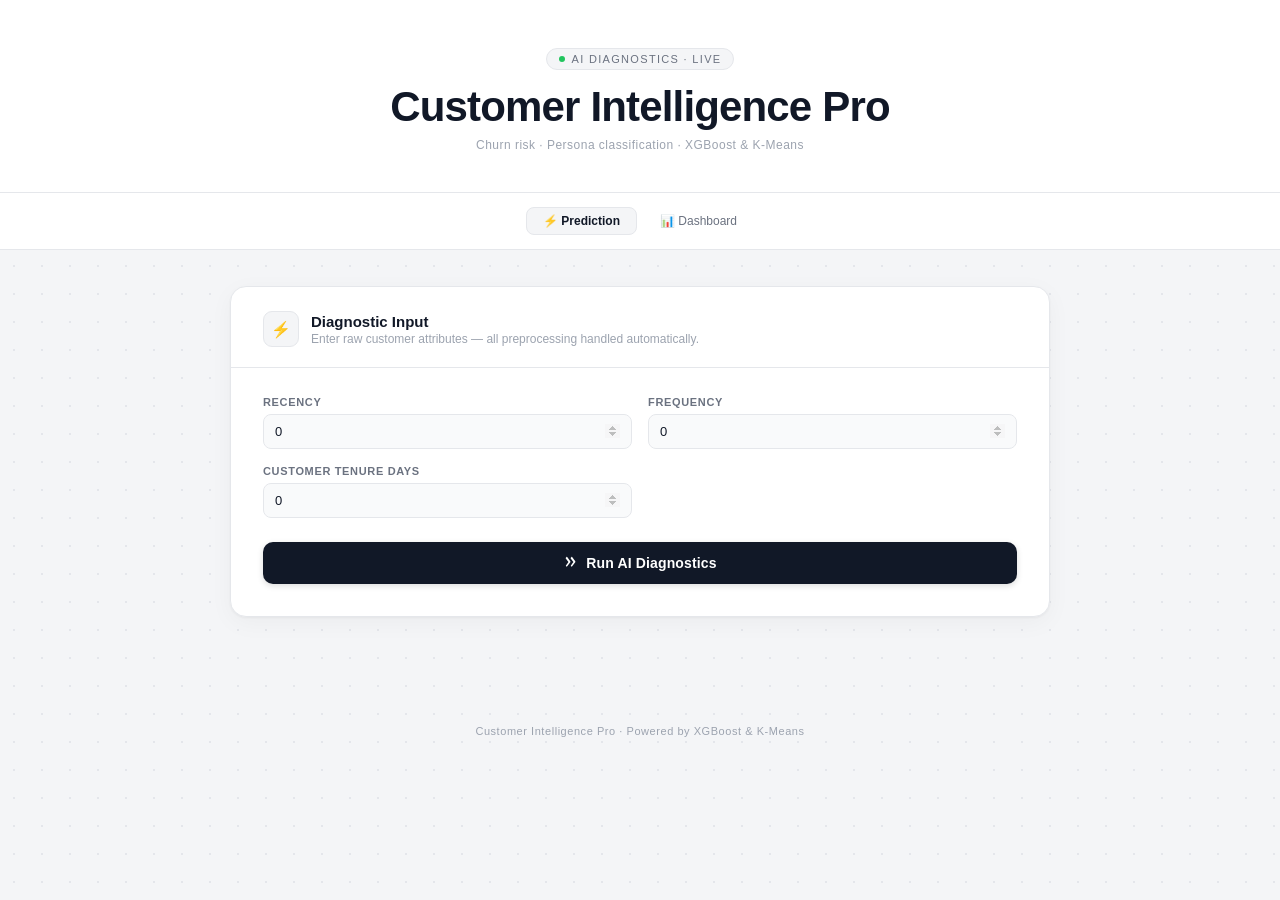
<file: templates/index.html>
<!DOCTYPE html>
<html lang="en">
<head>
  <meta charset="UTF-8" />
  <meta name="viewport" content="width=device-width, initial-scale=1.0" />
  <title>Customer Intelligence Pro | Prediction</title>
  <link rel="stylesheet" href="style.css">
</head>

<body>
  <header>
    <div class="eyebrow">
      <span class="eyebrow-dot"></span>
      AI Diagnostics · Live
    </div>
    <h1>Customer Intelligence Pro</h1>
    <p class="subtitle">Churn risk · Persona classification · XGBoost & K-Means</p>
  </header>

  <nav class="page-nav">
    <a href="index.html" class="active">⚡ Prediction</a>
    <a href="dashboard.html">📊 Dashboard</a>
  </nav>

  <main>
    <div class="card">
      <div class="card-header">
        <div class="card-header-icon">⚡</div>
        <div class="card-header-text">
          <h2>Diagnostic Input</h2>
          <p>Enter raw customer attributes — all preprocessing handled automatically.</p>
        </div>
      </div>

      <form id="analysis-form">
        <div id="fields"></div>
        <button type="submit" class="submit-btn">
          <svg class="btn-icon" viewBox="0 0 20 20" fill="currentColor" xmlns="http://www.w3.org/2000/svg">
            <path d="M11.3 1.047a1 1 0 01.897.447l4.1 5.5a1 1 0 010 1.212l-4.1 5.5a1 1 0 01-1.68-1.032l3.357-4.508-3.357-4.508a1 1 0 01.283-1.613zm-6.6 0a1 1 0 01.897.447l4.1 5.5a1 1 0 010 1.212l-4.1 5.5a1 1 0 01-1.68-1.032l3.357-4.508-3.357-4.508a1 1 0 01.283-1.613z"/>
          </svg>
          Run AI Diagnostics
        </button>
      </form>

      <section id="results-area" class="hidden">
        <div class="results-label">Prediction Results</div>

        <div id="combo-banner">
          <div class="combo-icon" id="combo-icon">💡</div>
          <div class="combo-text">
            <div class="combo-title" id="combo-title">Strategy</div>
            <div class="combo-strategy" id="combo-strategy-text">--</div>
          </div>
          <div class="combo-badge" id="combo-badge-el">--</div>
        </div>

        <div class="results-grid">
          <div class="result-card" id="churn-card">
            <div class="result-tag">Churn Risk</div>
            <div id="churn-badge">--</div>
            <div id="churn-val">--</div>
          </div>

          <div class="result-card" id="persona-card">
            <div class="result-tag">Persona</div>
            <div id="persona-val">--</div>
          </div>

          <div class="result-card">
            <div class="result-tag">Best Strategy</div>
            <div id="strategy-val" style="font-size:12px;font-weight:700;color:var(--text);">--</div>
          </div>
        </div>
      </section>
    </div>
  </main>

  <footer>Customer Intelligence Pro · Powered by XGBoost & K-Means</footer>

  <!-- Updated app.js for 4 personas -->
  <script src="app.js" defer></script>
</body>
</html>
</file>
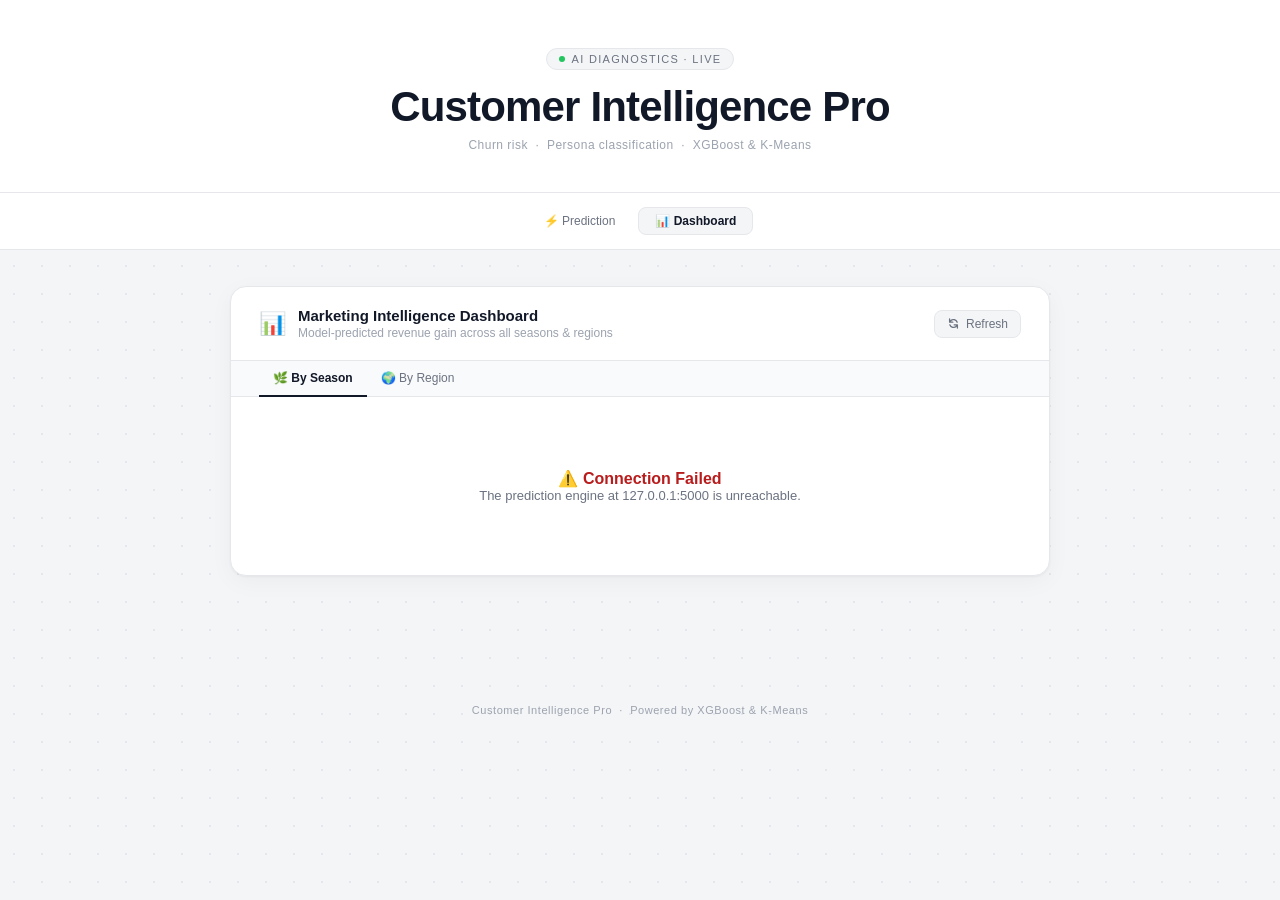
<file: templates/dashboard.html>
<!DOCTYPE html>
<html lang="en">
<head>
  <meta charset="UTF-8" />
  <meta name="viewport" content="width=device-width, initial-scale=1.0" />
  <title>Customer Intelligence Pro | Dashboard</title>
  <link rel="stylesheet" href="style.css">
</head>

<body>
  <header>
    <div class="eyebrow">
      <span class="eyebrow-dot"></span>
      AI Diagnostics · Live
    </div>
    <h1>Customer Intelligence Pro</h1>
    <p class="subtitle">Churn risk &nbsp;·&nbsp; Persona classification &nbsp;·&nbsp; XGBoost &amp; K-Means</p>
  </header>

  <nav class="page-nav">
    <a href="index.html">⚡ Prediction</a>
    <a href="dashboard.html" class="active">📊 Dashboard</a>
  </nav>

  <main>
    <div class="dash-block">
      <div class="dash-topbar">
        <div class="dash-topbar-left">
          <span class="dash-icon">📊</span>
          <div>
            <div class="dash-title">Marketing Intelligence Dashboard</div>
            <div class="dash-sub">Model-predicted revenue gain across all seasons &amp; regions</div>
          </div>
        </div>
        <button class="dash-refresh-btn" onclick="loadDashboard()">
          <svg viewBox="0 0 20 20" fill="currentColor" width="13" height="13">
            <path fill-rule="evenodd" d="M4 2a1 1 0 011 1v2.101a7.002 7.002 0 0111.601 2.566 1 1 0 11-1.885.666A5.002 5.002 0 005.999 7H9a1 1 0 010 2H4a1 1 0 01-1-1V3a1 1 0 011-1zm.008 9.057a1 1 0 011.276.61A5.002 5.002 0 0014.001 13H11a1 1 0 110-2h5a1 1 0 011 1v5a1 1 0 11-2 0v-2.101a7.002 7.002 0 01-11.601-2.566 1 1 0 01.61-1.276z" clip-rule="evenodd"/>
          </svg>
          Refresh
        </button>
      </div>

      <div class="dash-tabs">
        <button class="dash-tab active" onclick="switchTab('seasons', this)">🌿 By Season</button>
        <button class="dash-tab" onclick="switchTab('regions', this)">🌍 By Region</button>
      </div>

      <div id="dash-loading" class="dash-loading">
        <div class="dash-spinner"></div>
        <span>Loading dashboard data…</span>
      </div>

      <!-- SEASONS TAB -->
      <div id="dash-seasons" class="dash-panel hidden">
        <div class="dash-seasons-grid" id="seasons-grid"></div>
        <div id="annual-stat"></div>
      </div>

      <!-- REGIONS TAB -->
      <div id="dash-regions" class="dash-panel hidden">
        <div id="regions-list"></div>
      </div>
    </div>
  </main>

  <footer>Customer Intelligence Pro &nbsp;·&nbsp; Powered by XGBoost &amp; K-Means</footer>

  <script src="dashboard.js" defer></script>
</body>
</html>
</file>
<file: templates/style.css>
:root {
      --bg: #f4f5f7;
      --surface: #ffffff;
      --surface2: #f9fafb;
      --border: #e5e7eb;
      --border-focus: #9ca3af;
      --text: #111827;
      --muted: #6b7280;
      --muted2: #9ca3af;
      --font: -apple-system, BlinkMacSystemFont, "Segoe UI", Helvetica, Arial, sans-serif;
    }

    * { box-sizing: border-box; margin: 0; padding: 0; }

    body {
      font-family: var(--font);
      background: var(--bg);
      color: var(--text);
      min-height: 100vh;
      overflow-x: hidden;
      font-size: 14px;
    }

    body::before {
      content: '';
      position: fixed; inset: 0;
      background-image: radial-gradient(circle, #d1d5db 1px, transparent 1px);
      background-size: 28px 28px;
      pointer-events: none;
      opacity: 0.45;
      z-index: 0;
    }

    /* ── HEADER ── */
    header {
      position: relative; z-index: 10;
      padding: 48px 24px 40px;
      text-align: center;
      border-bottom: 1px solid var(--border);
      background: var(--surface);
    }

    .eyebrow {
      display: inline-flex;
      align-items: center;
      gap: 7px;
      font-size: 11px;
      font-weight: 500;
      letter-spacing: 0.12em;
      text-transform: uppercase;
      color: var(--muted);
      margin-bottom: 14px;
      background: var(--bg);
      border: 1px solid var(--border);
      border-radius: 100px;
      padding: 4px 12px;
    }

    .eyebrow-dot {
      width: 6px; height: 6px;
      border-radius: 50%;
      background: #22c55e;
      animation: blink 2.4s infinite;
    }

    @keyframes blink {
      0%, 100% { opacity: 1; }
      50% { opacity: 0.2; }
    }

    h1 {
      font-size: clamp(26px, 4vw, 42px);
      font-weight: 700;
      letter-spacing: -0.02em;
      color: var(--text);
      margin-bottom: 8px;
      line-height: 1.1;
    }

    .subtitle {
      font-size: 12px;
      color: var(--muted2);
      letter-spacing: 0.04em;
    }

    /* ── PAGE NAV ── */
    .page-nav {
      position: relative; z-index: 10;
      display: flex;
      justify-content: center;
      gap: 6px;
      padding: 14px 24px;
      background: var(--surface);
      border-bottom: 1px solid var(--border);
    }

    .page-nav a {
      display: inline-flex;
      align-items: center;
      gap: 6px;
      font-family: var(--font);
      font-size: 12px;
      font-weight: 500;
      color: var(--muted);
      text-decoration: none;
      padding: 6px 16px;
      border-radius: 8px;
      border: 1px solid transparent;
      transition: color 0.15s, background 0.15s, border-color 0.15s;
    }

    .page-nav a:hover {
      color: var(--text);
      background: var(--bg);
      border-color: var(--border);
    }

    .page-nav a.active {
      color: var(--text);
      background: var(--bg);
      border-color: var(--border);
      font-weight: 600;
    }

    /* ── MAIN ── */
    main {
      position: relative; z-index: 10;
      max-width: 860px;
      margin: 36px auto;
      padding: 0 20px 48px;
    }

    .card {
      background: var(--surface);
      border: 1px solid var(--border);
      border-radius: 16px;
      overflow: hidden;
      box-shadow: 0 1px 3px rgba(0,0,0,0.05), 0 6px 24px rgba(0,0,0,0.04);
    }

    .card-header {
      padding: 24px 32px 20px;
      border-bottom: 1px solid var(--border);
      display: flex; align-items: center; gap: 12px;
    }

    .card-header-icon {
      width: 36px; height: 36px;
      background: var(--bg);
      border: 1px solid var(--border);
      border-radius: 9px;
      display: flex; align-items: center; justify-content: center;
      font-size: 16px; flex-shrink: 0;
    }

    .card-header-text h2 {
      font-size: 15px;
      font-weight: 600;
      color: var(--text);
      margin-bottom: 2px;
    }

    .card-header-text p {
      font-size: 12px;
      color: var(--muted2);
    }

    /* ── FORM ── */
    form { padding: 28px 32px 32px; }

    #fields {
      display: grid;
      grid-template-columns: 1fr 1fr;
      gap: 16px;
      margin-bottom: 24px;
    }

    @media (max-width: 580px) {
      #fields { grid-template-columns: 1fr; }
      form, .card-header, #results-area { padding: 18px; }
    }

    .field-wrap label {
      display: block;
      font-size: 11px;
      font-weight: 600;
      letter-spacing: 0.06em;
      text-transform: uppercase;
      color: var(--muted);
      margin-bottom: 6px;
    }

    .field-wrap input,
    .field-wrap select {
      width: 100%;
      background: var(--surface2);
      border: 1px solid var(--border);
      border-radius: 8px;
      padding: 9px 11px;
      font-family: var(--font);
      font-size: 13px;
      color: var(--text);
      outline: none;
      transition: border-color 0.15s, box-shadow 0.15s;
      -webkit-appearance: none;
      appearance: none;
    }

    .field-wrap select {
      background-image: url("data:image/svg+xml,%3Csvg xmlns='http://www.w3.org/2000/svg' width='10' height='6' viewBox='0 0 10 6'%3E%3Cpath d='M1 1l4 4 4-4' stroke='%239ca3af' stroke-width='1.5' fill='none' stroke-linecap='round'/%3E%3C/svg%3E");
      background-repeat: no-repeat;
      background-position: right 11px center;
      padding-right: 30px;
      cursor: pointer;
    }

    .field-wrap input:focus,
    .field-wrap select:focus {
      border-color: #9ca3af;
      box-shadow: 0 0 0 3px rgba(107,114,128,0.09);
      background: #fff;
    }

    .field-wrap input:hover,
    .field-wrap select:hover { border-color: #c4c9d4; }

    .field-wrap input[type=number]::-webkit-inner-spin-button,
    .field-wrap input[type=number]::-webkit-outer-spin-button { opacity: 0.35; }

    /* ── BUTTON ── */
    .submit-btn {
      width: 100%;
      background: #111827;
      color: #fff;
      font-family: var(--font);
      font-size: 14px;
      font-weight: 600;
      letter-spacing: 0.01em;
      padding: 13px 24px;
      border: none;
      border-radius: 10px;
      cursor: pointer;
      display: flex; align-items: center; justify-content: center; gap: 8px;
      transition: transform 0.14s, box-shadow 0.14s, opacity 0.14s;
      box-shadow: 0 2px 6px rgba(0,0,0,0.14);
    }

    .submit-btn:hover:not(:disabled) {
      transform: translateY(-1px);
      box-shadow: 0 5px 16px rgba(0,0,0,0.2);
    }

    .submit-btn:active:not(:disabled) { transform: translateY(0); }
    .submit-btn:disabled { opacity: 0.45; cursor: not-allowed; }
    .btn-icon { width: 15px; height: 15px; flex-shrink: 0; }

    /* ── RESULTS ── */
    #results-area {
      border-top: 1px solid var(--border);
      padding: 28px 32px 32px;
      background: var(--surface2);
      transition: background 0.4s;
    }

    #results-area.hidden { display: none; }

    .results-label {
      font-size: 10px;
      font-weight: 600;
      letter-spacing: 0.14em;
      text-transform: uppercase;
      color: var(--muted2);
      margin-bottom: 16px;
      display: flex; align-items: center; gap: 10px;
    }

    .results-label::after {
      content: ''; flex: 1; height: 1px; background: var(--border);
    }

    /* ── COMBO BANNER ── */
    #combo-banner {
      display: none;
      align-items: center;
      gap: 10px;
      padding: 12px 16px;
      border-radius: 10px;
      border: 1px solid var(--border);
      background: var(--surface);
      margin-bottom: 16px;
      transition: background 0.4s, border-color 0.4s;
    }

    #combo-banner.visible { display: flex; animation: fadeUp 0.35s ease both; }

    .combo-icon { font-size: 22px; flex-shrink: 0; }

    .combo-text { flex: 1; }
    .combo-title {
      font-size: 13px;
      font-weight: 600;
      color: var(--text);
      margin-bottom: 2px;
    }
    .combo-strategy {
      font-size: 12px;
      color: var(--muted);
      line-height: 1.5;
    }

    .combo-badge {
      font-size: 11px;
      font-weight: 600;
      padding: 3px 10px;
      border-radius: 100px;
      white-space: nowrap;
      flex-shrink: 0;
    }

    /* ── RESULT CARDS GRID ── */
    .results-grid {
      display: grid;
      grid-template-columns: repeat(3, 1fr);
      gap: 12px;
    }

    @media (max-width: 580px) { .results-grid { grid-template-columns: 1fr; } }

    .result-card {
      border-radius: 12px;
      padding: 20px 16px;
      border: 1.5px solid var(--border);
      text-align: center;
      background: var(--surface);
      animation: fadeUp 0.4s ease both;
      transition: border-color 0.4s, background 0.4s, box-shadow 0.4s;
    }

    .result-card:nth-child(2) { animation-delay: 0.06s; }
    .result-card:nth-child(3) { animation-delay: 0.12s; }

    @keyframes fadeUp {
      from { opacity: 0; transform: translateY(12px); }
      to   { opacity: 1; transform: translateY(0); }
    }

    .result-tag {
      font-size: 10px;
      font-weight: 600;
      letter-spacing: 0.1em;
      text-transform: uppercase;
      color: var(--muted2);
      margin-bottom: 10px;
    }

    #churn-badge {
      display: inline-block;
      font-size: 11px;
      font-weight: 600;
      padding: 3px 10px;
      border-radius: 100px;
      background: #f3f4f6;
      color: var(--muted);
      transition: background 0.4s, color 0.4s;
      margin-bottom: 6px;
    }

    #churn-val {
      font-size: 15px;
      font-weight: 700;
      color: var(--text);
      line-height: 1.3;
      transition: color 0.4s;
    }

    #persona-val {
      font-size: 14px;
      font-weight: 700;
      color: var(--text);
      line-height: 1.35;
    }

    /* Persona card — tinted per persona */
    #persona-card { transition: background 0.4s, border-color 0.4s; }

    /* Persona 0: Active Loyal — blue */
    .persona-0 #persona-card { background: #eff6ff; border-color: #93c5fd; }
    .persona-0 #persona-val  { color: #1d4ed8; }

    /* Persona 1: At-Risk / Hibernating — slate */
    .persona-1 #persona-card { background: #f8fafc; border-color: #94a3b8; }
    .persona-1 #persona-val  { color: #475569; }

    /* Persona 2: Recent Explorer / Newbie — violet */
    .persona-2 #persona-card { background: #f5f3ff; border-color: #c4b5fd; }
    .persona-2 #persona-val  { color: #6d28d9; }

    /* Persona 3: Loyal High-Spender — amber/gold */
    .persona-3 #persona-card { background: #fffbeb; border-color: #fcd34d; }
    .persona-3 #persona-val  { color: #b45309; }

    /* ── 16-COMBO THEMES ─────────────────────────────────────────────────────
       Persona 0 = Active Loyal        →  churn 0–3: red / indigo / cyan / orange
       Persona 1 = At-Risk/Hibernating →  churn 0–3: crimson / lime / slate / yellow
       Persona 2 = Recent Explorer     →  churn 0–3: rose / sky / violet / amber
       Persona 3 = Loyal High-Spender  →  churn 0–3: deep red / emerald / teal / gold
    ── */

    /* 0,0  Active Loyal + Critical  — red */
    #results-area.combo-0-0 { background:#fff1f2; }
    #results-area.combo-0-0 .result-card, #results-area.combo-0-0 #combo-banner { background:#fff1f2; border-color:#fca5a5; }
    #results-area.combo-0-0 #churn-val, #results-area.combo-0-0 #persona-val, #results-area.combo-0-0 .combo-title { color:#b91c1c; }
    #results-area.combo-0-0 #churn-badge, #results-area.combo-0-0 .combo-badge { background:#fee2e2; color:#b91c1c; }

    /* 0,1  Active Loyal + Low       — indigo */
    #results-area.combo-0-1 { background:#eef2ff; }
    #results-area.combo-0-1 .result-card, #results-area.combo-0-1 #combo-banner { background:#eef2ff; border-color:#a5b4fc; }
    #results-area.combo-0-1 #churn-val, #results-area.combo-0-1 #persona-val, #results-area.combo-0-1 .combo-title { color:#3730a3; }
    #results-area.combo-0-1 #churn-badge, #results-area.combo-0-1 .combo-badge { background:#e0e7ff; color:#3730a3; }

    /* 0,2  Active Loyal + Medium    — cyan */
    #results-area.combo-0-2 { background:#ecfeff; }
    #results-area.combo-0-2 .result-card, #results-area.combo-0-2 #combo-banner { background:#ecfeff; border-color:#67e8f9; }
    #results-area.combo-0-2 #churn-val, #results-area.combo-0-2 #persona-val, #results-area.combo-0-2 .combo-title { color:#0e7490; }
    #results-area.combo-0-2 #churn-badge, #results-area.combo-0-2 .combo-badge { background:#cffafe; color:#0e7490; }

    /* 0,3  Active Loyal + High      — orange */
    #results-area.combo-0-3 { background:#fff7ed; }
    #results-area.combo-0-3 .result-card, #results-area.combo-0-3 #combo-banner { background:#fff7ed; border-color:#fb923c; }
    #results-area.combo-0-3 #churn-val, #results-area.combo-0-3 #persona-val, #results-area.combo-0-3 .combo-title { color:#c2410c; }
    #results-area.combo-0-3 #churn-badge, #results-area.combo-0-3 .combo-badge { background:#ffedd5; color:#c2410c; }

    /* 1,0  At-Risk + Critical — crimson */
    #results-area.combo-1-0 { background:#fff0f0; }
    #results-area.combo-1-0 .result-card, #results-area.combo-1-0 #combo-banner { background:#fff0f0; border-color:#ef4444; }
    #results-area.combo-1-0 #churn-val, #results-area.combo-1-0 #persona-val, #results-area.combo-1-0 .combo-title { color:#7f1d1d; }
    #results-area.combo-1-0 #churn-badge, #results-area.combo-1-0 .combo-badge { background:#fee2e2; color:#7f1d1d; }

    /* 1,1  At-Risk + Low     — lime */
    #results-area.combo-1-1 { background:#f7fee7; }
    #results-area.combo-1-1 .result-card, #results-area.combo-1-1 #combo-banner { background:#f7fee7; border-color:#a3e635; }
    #results-area.combo-1-1 #churn-val, #results-area.combo-1-1 #persona-val, #results-area.combo-1-1 .combo-title { color:#3f6212; }
    #results-area.combo-1-1 #churn-badge, #results-area.combo-1-1 .combo-badge { background:#ecfccb; color:#3f6212; }

    /* 1,2  At-Risk + Medium  — slate */
    #results-area.combo-1-2 { background:#f1f5f9; }
    #results-area.combo-1-2 .result-card, #results-area.combo-1-2 #combo-banner { background:#f1f5f9; border-color:#94a3b8; }
    #results-area.combo-1-2 #churn-val, #results-area.combo-1-2 #persona-val, #results-area.combo-1-2 .combo-title { color:#334155; }
    #results-area.combo-1-2 #churn-badge, #results-area.combo-1-2 .combo-badge { background:#e2e8f0; color:#334155; }

    /* 1,3  At-Risk + High    — yellow */
    #results-area.combo-1-3 { background:#fefce8; }
    #results-area.combo-1-3 .result-card, #results-area.combo-1-3 #combo-banner { background:#fefce8; border-color:#facc15; }
    #results-area.combo-1-3 #churn-val, #results-area.combo-1-3 #persona-val, #results-area.combo-1-3 .combo-title { color:#854d0e; }
    #results-area.combo-1-3 #churn-badge, #results-area.combo-1-3 .combo-badge { background:#fef9c3; color:#854d0e; }

    /* 2,0  Explorer + Critical — rose */
    #results-area.combo-2-0 { background:#fff1f6; }
    #results-area.combo-2-0 .result-card, #results-area.combo-2-0 #combo-banner { background:#fff1f6; border-color:#f9a8d4; }
    #results-area.combo-2-0 #churn-val, #results-area.combo-2-0 #persona-val, #results-area.combo-2-0 .combo-title { color:#9d174d; }
    #results-area.combo-2-0 #churn-badge, #results-area.combo-2-0 .combo-badge { background:#fce7f3; color:#9d174d; }

    /* 2,1  Explorer + Low    — sky blue */
    #results-area.combo-2-1 { background:#f0f9ff; }
    #results-area.combo-2-1 .result-card, #results-area.combo-2-1 #combo-banner { background:#f0f9ff; border-color:#7dd3fc; }
    #results-area.combo-2-1 #churn-val, #results-area.combo-2-1 #persona-val, #results-area.combo-2-1 .combo-title { color:#0369a1; }
    #results-area.combo-2-1 #churn-badge, #results-area.combo-2-1 .combo-badge { background:#e0f2fe; color:#0369a1; }

    /* 2,2  Explorer + Medium — violet */
    #results-area.combo-2-2 { background:#f5f3ff; }
    #results-area.combo-2-2 .result-card, #results-area.combo-2-2 #combo-banner { background:#f5f3ff; border-color:#c4b5fd; }
    #results-area.combo-2-2 #churn-val, #results-area.combo-2-2 #persona-val, #results-area.combo-2-2 .combo-title { color:#5b21b6; }
    #results-area.combo-2-2 #churn-badge, #results-area.combo-2-2 .combo-badge { background:#ede9fe; color:#5b21b6; }

    /* 2,3  Explorer + High   — amber */
    #results-area.combo-2-3 { background:#fffbeb; }
    #results-area.combo-2-3 .result-card, #results-area.combo-2-3 #combo-banner { background:#fffbeb; border-color:#fcd34d; }
    #results-area.combo-2-3 #churn-val, #results-area.combo-2-3 #persona-val, #results-area.combo-2-3 .combo-title { color:#b45309; }
    #results-area.combo-2-3 #churn-badge, #results-area.combo-2-3 .combo-badge { background:#fef3c7; color:#b45309; }

    /* 3,0  High-Spender + Critical — deep red */
    #results-area.combo-3-0 { background:#fdf2f2; }
    #results-area.combo-3-0 .result-card, #results-area.combo-3-0 #combo-banner { background:#fdf2f2; border-color:#fca5a5; }
    #results-area.combo-3-0 #churn-val, #results-area.combo-3-0 #persona-val, #results-area.combo-3-0 .combo-title { color:#991b1b; }
    #results-area.combo-3-0 #churn-badge, #results-area.combo-3-0 .combo-badge { background:#fee2e2; color:#991b1b; }

    /* 3,1  High-Spender + Low — emerald */
    #results-area.combo-3-1 { background:#f0fdf4; }
    #results-area.combo-3-1 .result-card, #results-area.combo-3-1 #combo-banner { background:#f0fdf4; border-color:#86efac; }
    #results-area.combo-3-1 #churn-val, #results-area.combo-3-1 #persona-val, #results-area.combo-3-1 .combo-title { color:#15803d; }
    #results-area.combo-3-1 #churn-badge, #results-area.combo-3-1 .combo-badge { background:#dcfce7; color:#15803d; }

    /* 3,2  High-Spender + Medium — teal */
    #results-area.combo-3-2 { background:#f0fdfa; }
    #results-area.combo-3-2 .result-card, #results-area.combo-3-2 #combo-banner { background:#f0fdfa; border-color:#5eead4; }
    #results-area.combo-3-2 #churn-val, #results-area.combo-3-2 #persona-val, #results-area.combo-3-2 .combo-title { color:#0f766e; }
    #results-area.combo-3-2 #churn-badge, #results-area.combo-3-2 .combo-badge { background:#ccfbf1; color:#0f766e; }

    /* 3,3  High-Spender + High — gold */
    #results-area.combo-3-3 { background:#fefce8; }
    #results-area.combo-3-3 .result-card, #results-area.combo-3-3 #combo-banner { background:#fefce8; border-color:#f59e0b; }
    #results-area.combo-3-3 #churn-val, #results-area.combo-3-3 #persona-val, #results-area.combo-3-3 .combo-title { color:#92400e; }
    #results-area.combo-3-3 #churn-badge, #results-area.combo-3-3 .combo-badge { background:#fef3c7; color:#92400e; }

    /* ── FOOTER ── */
    footer {
      position: relative; z-index: 10;
      text-align: center;
      padding: 24px;
      font-size: 11px;
      color: var(--muted2);
      letter-spacing: 0.05em;
    }
    /* ══════════════════════════════════════════════
       MARKETING INTELLIGENCE DASHBOARD
    ══════════════════════════════════════════════ */

    .dash-block {
      background: var(--surface);
      border: 1px solid var(--border);
      border-radius: 16px;
      overflow: hidden;
      box-shadow: 0 1px 3px rgba(0,0,0,0.05), 0 6px 24px rgba(0,0,0,0.04);
      margin-bottom: 20px;
    }

    .dash-topbar {
      padding: 20px 28px;
      border-bottom: 1px solid var(--border);
      display: flex;
      align-items: center;
      justify-content: space-between;
      gap: 12px;
    }

    .dash-topbar-left {
      display: flex;
      align-items: center;
      gap: 12px;
    }

    .dash-icon { font-size: 22px; }

    .dash-title {
      font-size: 15px;
      font-weight: 600;
      color: var(--text);
      margin-bottom: 2px;
    }

    .dash-sub {
      font-size: 12px;
      color: var(--muted2);
    }

    .dash-refresh-btn {
      display: inline-flex;
      align-items: center;
      gap: 6px;
      font-family: var(--font);
      font-size: 12px;
      font-weight: 500;
      color: var(--muted);
      background: var(--bg);
      border: 1px solid var(--border);
      border-radius: 8px;
      padding: 6px 12px;
      cursor: pointer;
      transition: color 0.15s, border-color 0.15s, box-shadow 0.15s;
      flex-shrink: 0;
    }

    .dash-refresh-btn:hover {
      color: var(--text);
      border-color: var(--border-focus);
      box-shadow: 0 0 0 3px rgba(107,114,128,0.07);
    }

    /* ── TABS ── */
    .dash-tabs {
      display: flex;
      gap: 0;
      border-bottom: 1px solid var(--border);
      padding: 0 28px;
      background: var(--surface2);
    }

    .dash-tab {
      font-family: var(--font);
      font-size: 12px;
      font-weight: 500;
      color: var(--muted);
      background: none;
      border: none;
      border-bottom: 2px solid transparent;
      padding: 10px 14px;
      cursor: pointer;
      transition: color 0.15s, border-color 0.15s;
      margin-bottom: -1px;
    }

    .dash-tab.active {
      color: var(--text);
      border-bottom-color: #111827;
      font-weight: 600;
    }

    .dash-tab:hover:not(.active) { color: var(--text); }

    /* ── LOADING ── */
    .dash-loading {
      display: flex;
      align-items: center;
      justify-content: center;
      gap: 10px;
      padding: 40px;
      font-size: 13px;
      color: var(--muted);
    }

    .dash-spinner {
      width: 18px;
      height: 18px;
      border: 2px solid var(--border);
      border-top-color: #6b7280;
      border-radius: 50%;
      animation: spin 0.75s linear infinite;
    }

    @keyframes spin { to { transform: rotate(360deg); } }

    /* ── PANELS ── */
    .dash-panel { padding: 24px 28px; }
    .dash-panel.hidden { display: none; }

    /* ── SEASONS GRID ── */
    .dash-seasons-grid {
      display: grid;
      grid-template-columns: repeat(2, 1fr);
      gap: 16px;
    }

    @media (max-width: 640px) {
      .dash-seasons-grid { grid-template-columns: 1fr; }
      .dash-topbar { padding: 16px 18px; }
      .dash-panel { padding: 16px 18px; }
    }

    .season-card {
      border: 1px solid var(--border);
      border-radius: 12px;
      overflow: hidden;
      animation: fadeUp 0.35s ease both;
    }

    .season-card:nth-child(2) { animation-delay: 0.06s; }
    .season-card:nth-child(3) { animation-delay: 0.12s; }
    .season-card:nth-child(4) { animation-delay: 0.18s; }

    .season-card-header {
      padding: 12px 16px;
      display: flex;
      align-items: center;
      justify-content: space-between;
      border-bottom: 1px solid var(--border);
    }

    .season-name {
      font-size: 13px;
      font-weight: 700;
      display: flex;
      align-items: center;
      gap: 6px;
    }

    .season-totals {
      text-align: right;
    }

    .season-total-label {
      font-size: 10px;
      color: var(--muted2);
      letter-spacing: 0.06em;
      text-transform: uppercase;
    }

    .season-total-val {
      font-size: 13px;
      font-weight: 700;
      color: var(--text);
    }

    .season-annual {
      font-size: 10px;
      color: var(--muted);
    }

    .season-regions {
      padding: 8px 0;
    }

    .season-region-row {
      display: flex;
      align-items: center;
      padding: 8px 16px;
      gap: 10px;
      transition: background 0.12s;
    }

    .season-region-row:hover { background: var(--surface2); }

    .region-rank {
      font-size: 10px;
      font-weight: 700;
      color: var(--muted2);
      width: 16px;
      flex-shrink: 0;
      text-align: center;
    }

    .region-rank.gold   { color: #d97706; }
    .region-rank.silver { color: #6b7280; }
    .region-rank.bronze { color: #92400e; }

    .region-name-dash {
      font-size: 12px;
      font-weight: 500;
      color: var(--text);
      flex: 1;
    }

    .region-bar-wrap {
      flex: 1;
      height: 4px;
      background: var(--border);
      border-radius: 2px;
      overflow: hidden;
    }

    .region-bar {
      height: 100%;
      border-radius: 2px;
      background: #111827;
      transition: width 0.5s ease;
    }

    .region-gain {
      font-size: 11px;
      font-weight: 600;
      color: var(--text);
      white-space: nowrap;
      min-width: 52px;
      text-align: right;
    }

    /* Season color accents */
    .season-autumn .season-card-header { background: #fff7ed; }
    .season-autumn .season-name        { color: #c2410c; }
    .season-autumn .region-bar         { background: #f97316; }

    .season-winter .season-card-header { background: #eff6ff; }
    .season-winter .season-name        { color: #1d4ed8; }
    .season-winter .region-bar         { background: #3b82f6; }

    .season-spring .season-card-header { background: #f0fdf4; }
    .season-spring .season-name        { color: #15803d; }
    .season-spring .region-bar         { background: #22c55e; }

    .season-summer .season-card-header { background: #fefce8; }
    .season-summer .season-name        { color: #b45309; }
    .season-summer .region-bar         { background: #eab308; }

    /* ── REGIONS CARDS ── */
    .region-card {
      border: 1px solid var(--border);
      border-radius: 12px;
      overflow: hidden;
      background: var(--surface);
      display: flex;
      flex-direction: column;
      animation: fadeUp 0.35s ease both;
      transition: box-shadow 0.2s, transform 0.2s;
    }

    .region-card:hover {
      box-shadow: 0 4px 16px rgba(0,0,0,0.08);
      transform: translateY(-2px);
    }

    /* Stagger animation for grid children */
    .regions-grid .region-card:nth-child(2)  { animation-delay: 0.04s; }
    .regions-grid .region-card:nth-child(3)  { animation-delay: 0.08s; }
    .regions-grid .region-card:nth-child(4)  { animation-delay: 0.12s; }
    .regions-grid .region-card:nth-child(5)  { animation-delay: 0.16s; }
    .regions-grid .region-card:nth-child(6)  { animation-delay: 0.20s; }
    .regions-grid .region-card:nth-child(7)  { animation-delay: 0.24s; }
    .regions-grid .region-card:nth-child(8)  { animation-delay: 0.28s; }
    .regions-grid .region-card:nth-child(9)  { animation-delay: 0.32s; }
    .regions-grid .region-card:nth-child(10) { animation-delay: 0.36s; }
    .regions-grid .region-card:nth-child(11) { animation-delay: 0.40s; }
    .regions-grid .region-card:nth-child(12) { animation-delay: 0.44s; }
    .regions-grid .region-card:nth-child(13) { animation-delay: 0.48s; }

    .region-card-header {
      padding: 12px 14px 10px;
      border-bottom: 1px solid var(--border);
      background: var(--surface2);
    }

    .region-card-top {
      display: flex;
      align-items: center;
      justify-content: space-between;
      margin-bottom: 6px;
    }

    .region-rank-badge {
      font-size: 10px;
      font-weight: 700;
      background: #111827;
      color: #fff;
      border-radius: 4px;
      padding: 2px 7px;
      flex-shrink: 0;
    }

    .region-card-name {
      font-size: 12px;
      font-weight: 700;
      color: var(--text);
      line-height: 1.3;
      margin-bottom: 4px;
    }

    .region-total-row {
      display: flex;
      align-items: baseline;
      gap: 4px;
    }

    .region-total-gain {
      font-size: 15px;
      font-weight: 700;
      color: var(--text);
      letter-spacing: -0.01em;
    }

    .region-total-label {
      font-size: 10px;
      color: var(--muted2);
    }

    /* Season pills inside region cards */
    .region-seasons {
      padding: 10px 14px;
      display: flex;
      flex-direction: column;
      gap: 6px;
      flex: 1;
    }

    .region-season-pill {
      display: flex;
      align-items: center;
      gap: 7px;
      background: var(--surface2);
      border-radius: 7px;
      padding: 5px 8px;
      border: 1px solid var(--border);
    }

    .season-dot {
      width: 8px;
      height: 8px;
      border-radius: 50%;
      flex-shrink: 0;
    }

    .dot-spring { background: #22c55e; }
    .dot-summer { background: #eab308; }
    .dot-autumn { background: #f97316; }
    .dot-winter { background: #3b82f6; }

    .season-pill-name {
      font-size: 11px;
      color: var(--muted);
      flex: 1;
      font-weight: 500;
    }

    .season-pill-gain {
      font-size: 11px;
      font-weight: 700;
      color: var(--text);
      white-space: nowrap;
    }

    .season-pill-rank {
      font-size: 9px;
      font-weight: 700;
      padding: 1px 5px;
      border-radius: 100px;
      flex-shrink: 0;
    }

    .rank-1 { background: #fef3c7; color: #b45309; }
    .rank-2 { background: #f3f4f6; color: #6b7280; }
    .rank-3 { background: #fff7ed; color: #92400e; }
    .rank-4 { background: #f9fafb; color: #9ca3af; }
    /* ── ANNUAL STAT BANNER ── */
    .annual-stat-banner {
      display: flex;
      align-items: center;
      justify-content: space-between;
      gap: 16px;
      margin-top: 20px;
      padding: 16px 20px;
      background: #111827;
      border-radius: 12px;
      animation: fadeUp 0.4s ease both;
    }

    .annual-stat-left {
      display: flex;
      align-items: center;
      gap: 12px;
    }

    .annual-stat-icon {
      font-size: 22px;
      flex-shrink: 0;
    }

    .annual-stat-label {
      font-size: 13px;
      font-weight: 600;
      color: #f9fafb;
      margin-bottom: 2px;
    }

    .annual-stat-sub {
      font-size: 11px;
      color: #9ca3af;
    }

    .annual-stat-value {
      font-size: 26px;
      font-weight: 700;
      color: #ffffff;
      letter-spacing: -0.02em;
      white-space: nowrap;
    }

    @media (max-width: 480px) {
      .annual-stat-banner { flex-direction: column; align-items: flex-start; gap: 8px; }
      .annual-stat-value  { font-size: 20px; }
    }

    /* ── REGIONS GRID (4-per-row card layout) ── */
    .regions-grid {
      display: grid;
      grid-template-columns: repeat(4, 1fr);
      gap: 12px;
    }

    @media (max-width: 860px) { .regions-grid { grid-template-columns: repeat(2, 1fr); } }
    @media (max-width: 480px) { .regions-grid { grid-template-columns: 1fr; } }

    /* Region cards fill their grid cell naturally */
    .regions-grid .region-card { margin-bottom: 0; }
</file>
